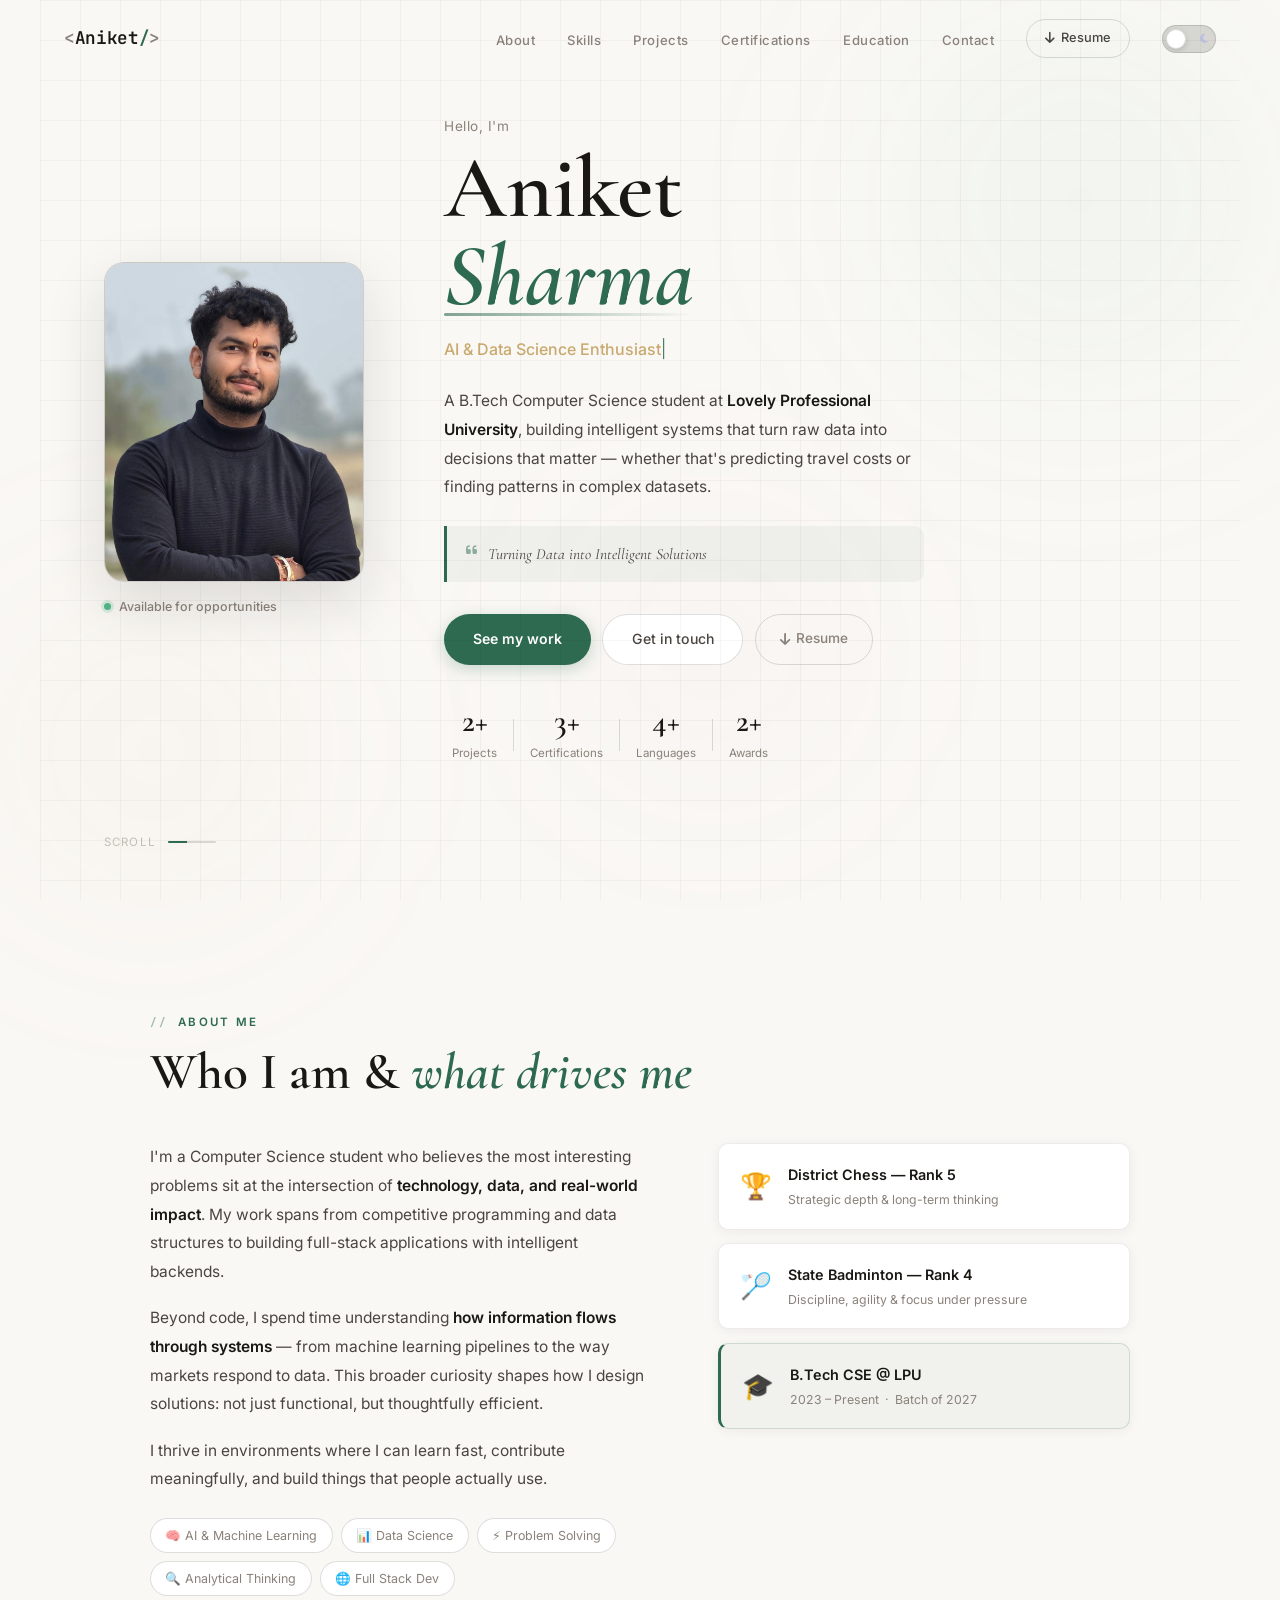
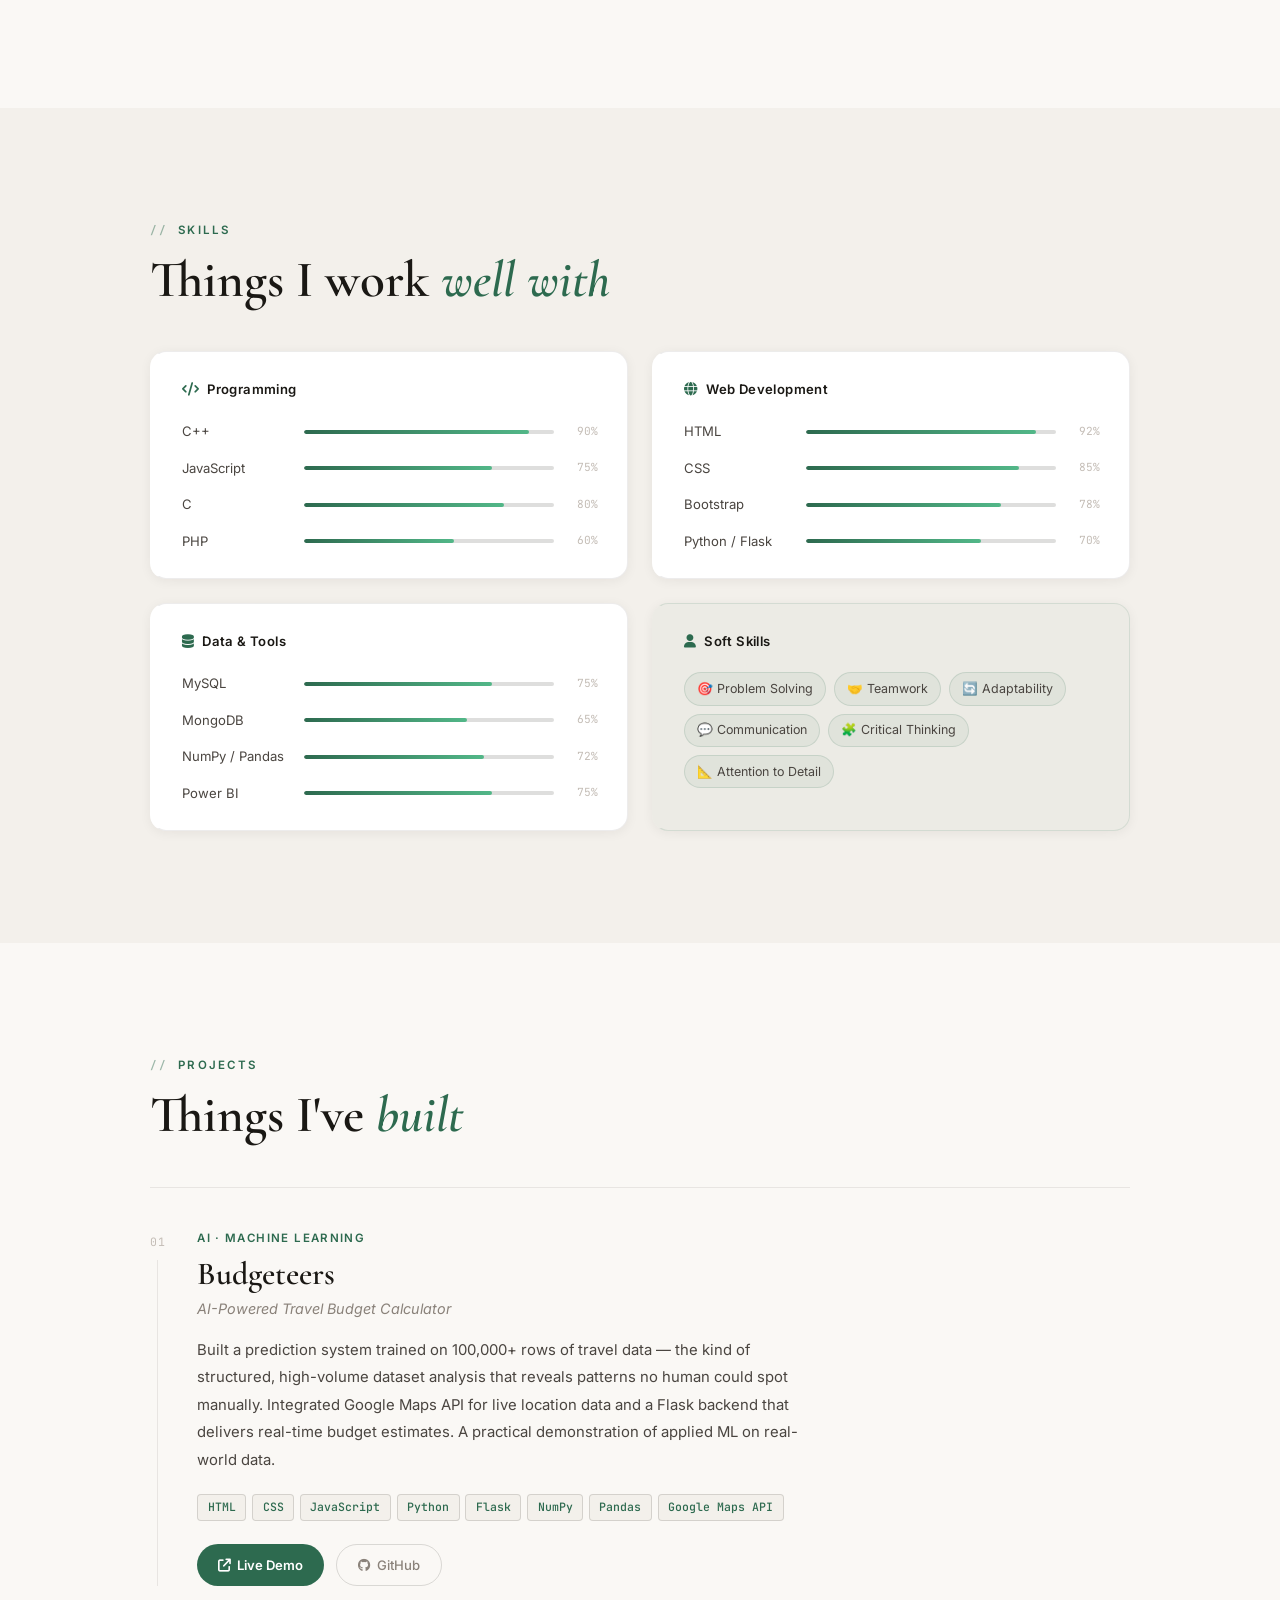
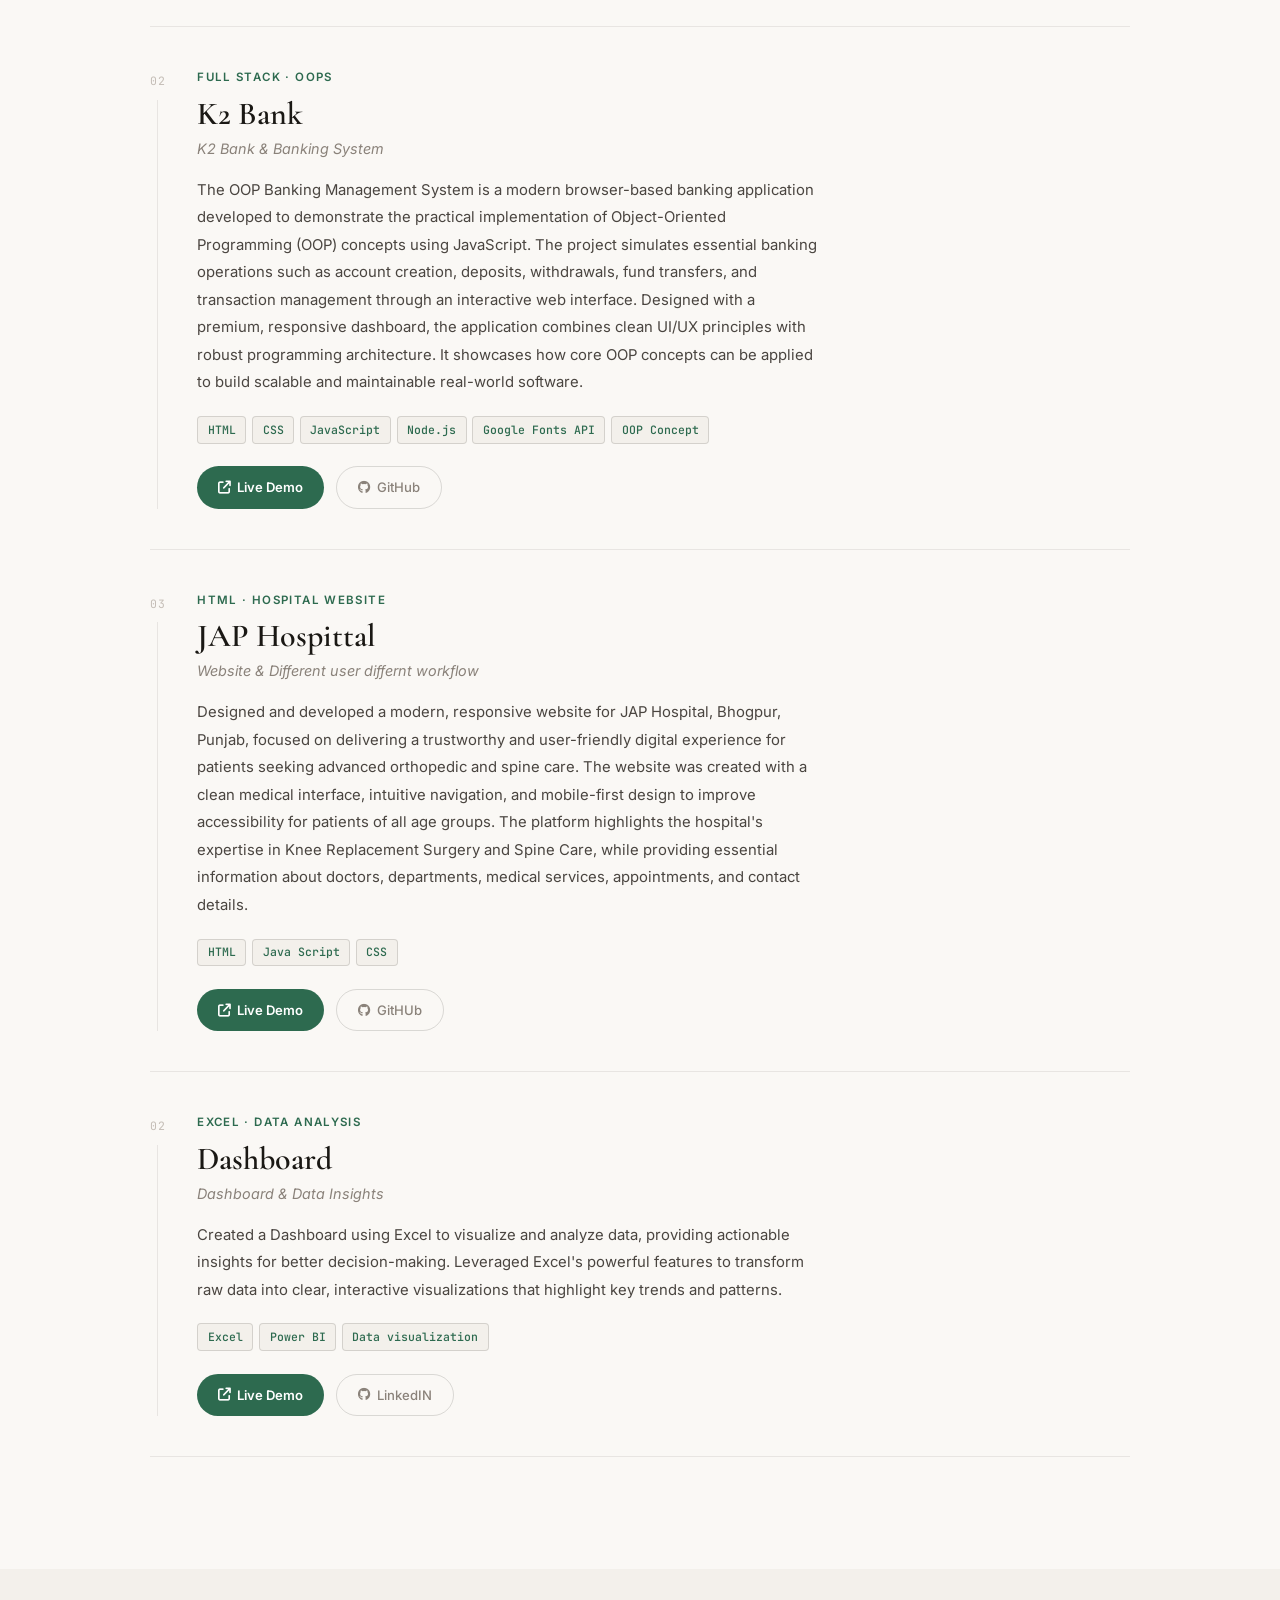
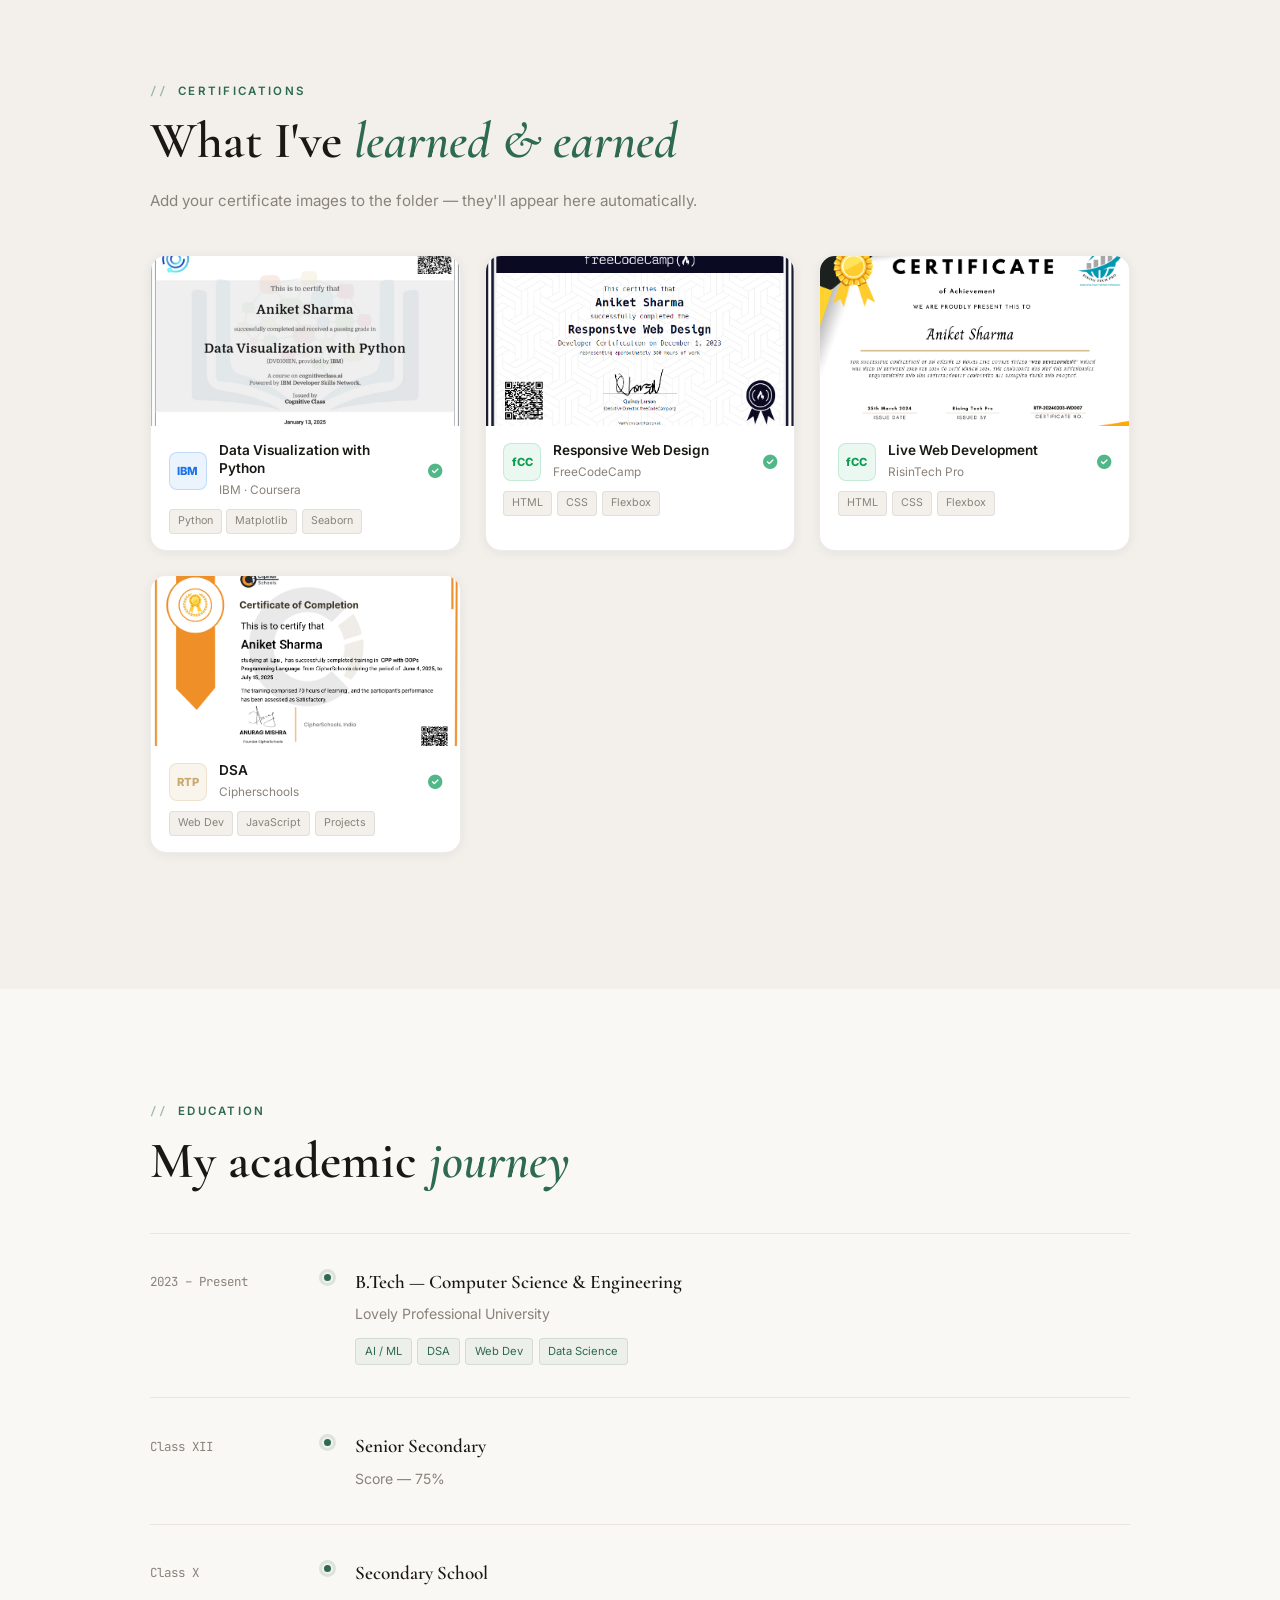
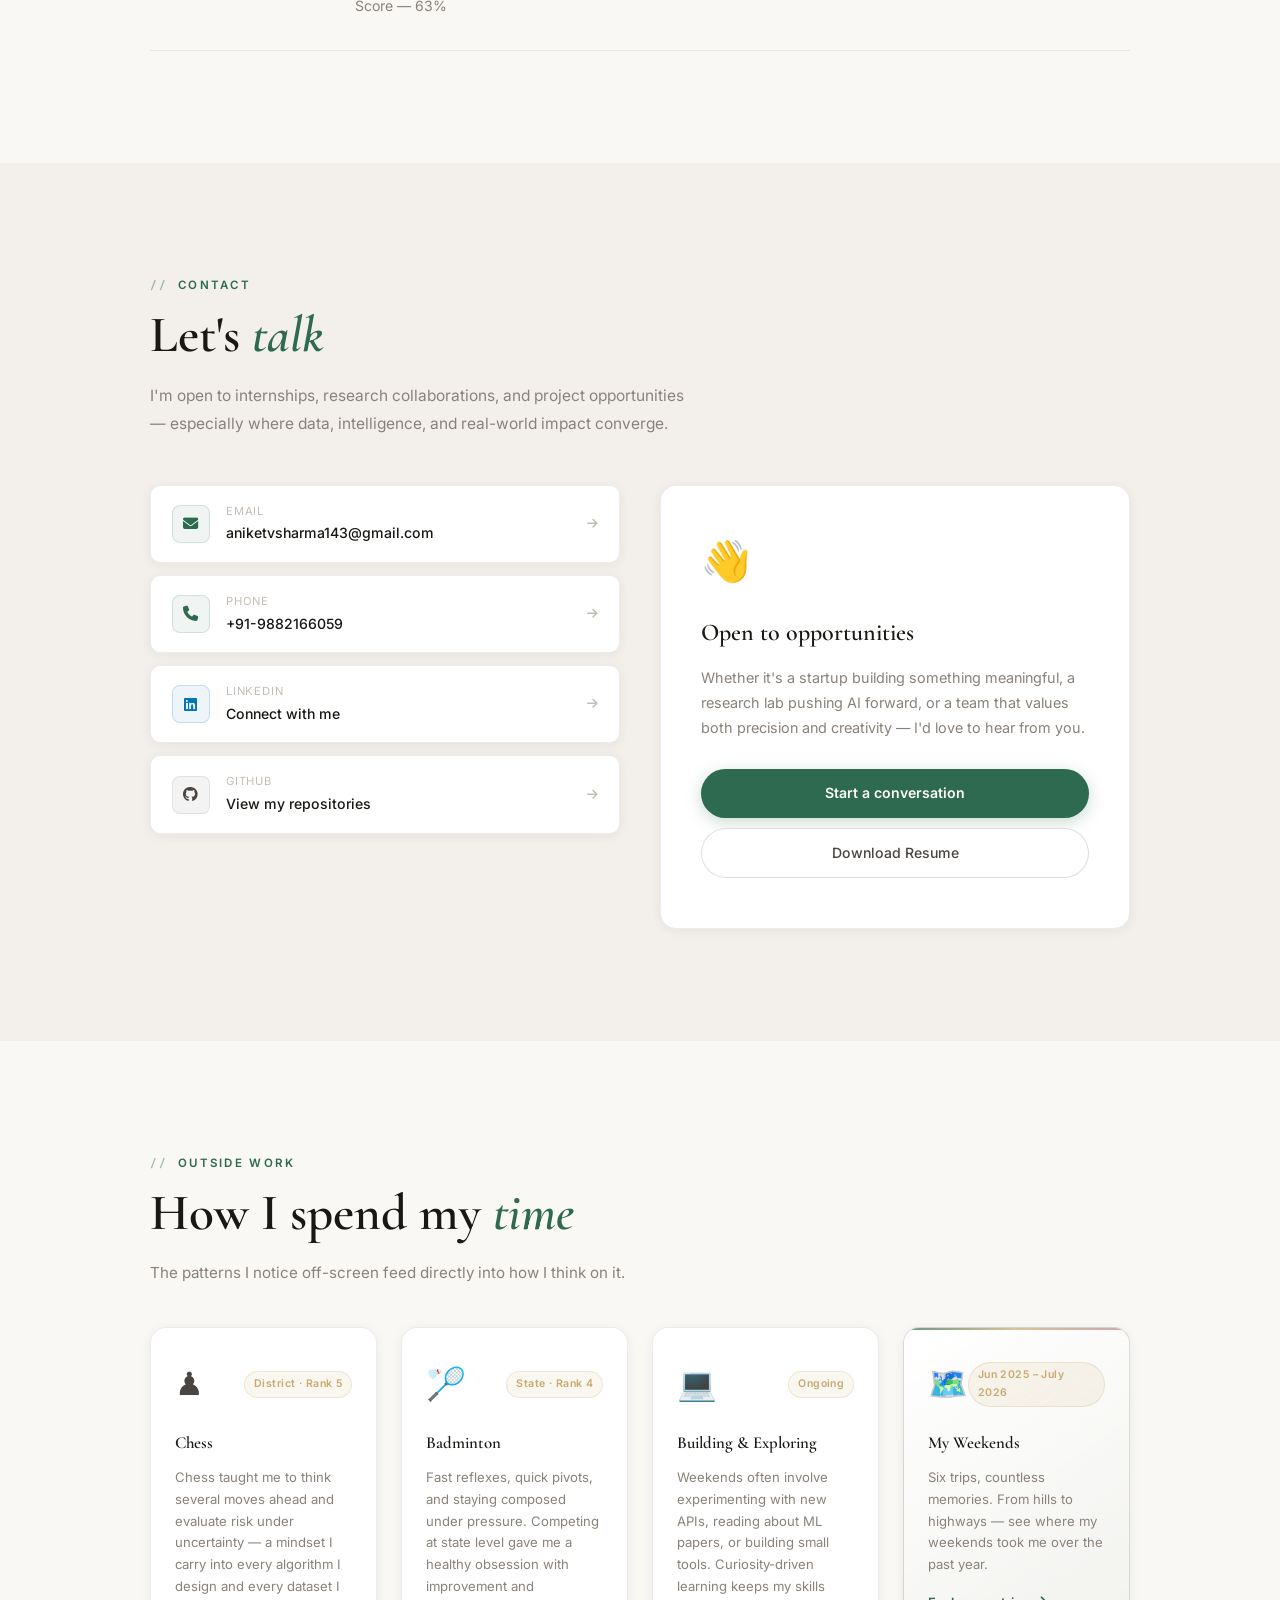
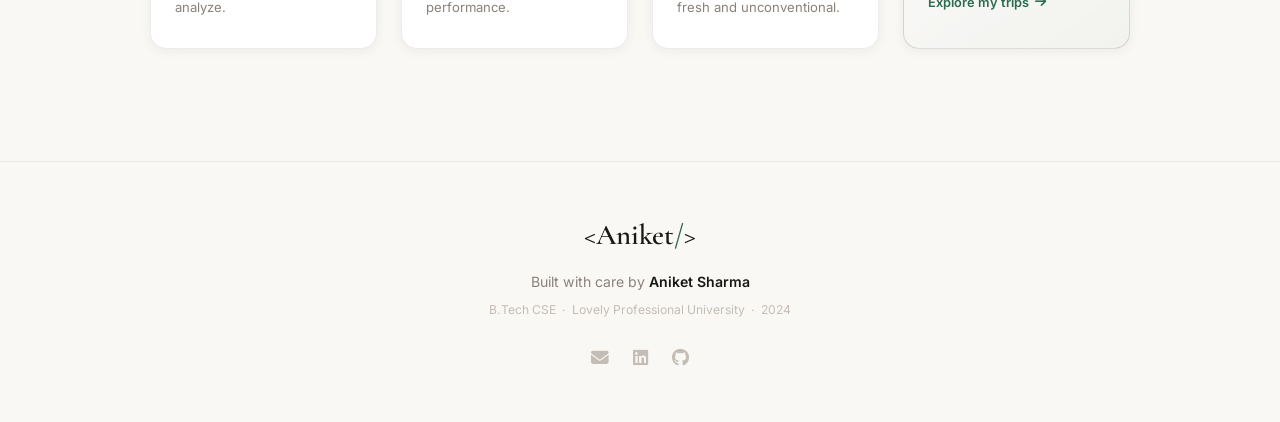
<file: index.html>
<!DOCTYPE html>
<html lang="en">
<head>
  <meta charset="UTF-8"/>
  <meta name="viewport" content="width=device-width, initial-scale=1.0"/>
  <title>Aniket Sharma — AI & Data Science</title>
  <link rel="stylesheet" href="style.css"/>
  <link rel="preconnect" href="https://fonts.googleapis.com">
  <link href="https://fonts.googleapis.com/css2?family=Cormorant+Garamond:ital,wght@0,400;0,500;0,600;1,400;1,500&family=Inter:wght@300;400;500;600&family=JetBrains+Mono:wght@400;500&display=swap" rel="stylesheet">
  <link rel="stylesheet" href="https://cdnjs.cloudflare.com/ajax/libs/font-awesome/6.5.0/css/all.min.css"/>
</head>
<body class="light-mode">

  <!-- Soft background blobs -->
  <div class="blob blob1"></div>
  <div class="blob blob2"></div>
  <div class="blob blob3"></div>

  <!-- NAVBAR -->
  <nav class="navbar" id="navbar">
    <div class="nav-logo"><span class="logo-bracket">&lt;</span>Aniket<span class="logo-dot">/</span><span class="logo-bracket">&gt;</span></div>
    <ul class="nav-links">
      <li><a href="#about">About</a></li>
      <li><a href="#skills">Skills</a></li>
      <li><a href="#projects">Projects</a></li>
      <li><a href="#certifications">Certifications</a></li>
      <li><a href="#education">Education</a></li>
      <li><a href="#contact">Contact</a></li>
    </ul>
    <a href="#" class="resume-btn" download>
      <i class="fas fa-arrow-down"></i> Resume
    </a>
    <button class="theme-toggle" id="themeToggle" aria-label="Toggle dark mode">
      <span class="toggle-track">
        <span class="toggle-icon sun"><i class="fas fa-sun"></i></span>
        <span class="toggle-icon moon"><i class="fas fa-moon"></i></span>
        <span class="toggle-thumb"></span>
      </span>
    </button>
    <button class="hamburger" id="hamburger" aria-label="menu">
      <span></span><span></span><span></span>
    </button>
  </nav>

  <!-- MOBILE MENU -->
  <div class="mobile-menu" id="mobileMenu">
    <button class="mob-close" onclick="closeMobile()">
      <i class="fas fa-times"></i>
    </button>
    <ul>
      <li><a href="#about"          onclick="closeMobile()">About</a></li>
      <li><a href="#skills"         onclick="closeMobile()">Skills</a></li>
      <li><a href="#projects"       onclick="closeMobile()">Projects</a></li>
      <li><a href="#certifications" onclick="closeMobile()">Certifications</a></li>
      <li><a href="#education"      onclick="closeMobile()">Education</a></li>
      <li><a href="#contact"        onclick="closeMobile()">Contact</a></li>
    </ul>
  </div>

  <!-- ════════════════════════════
       HERO
  ════════════════════════════ -->
  <section class="hero" id="home">
    <div class="hero-inner">

      <!-- Photo -->
      <div class="hero-photo-side">
        <div class="photo-frame">
          <img
            src="photo.jpeg"
            alt="Aniket Sharma"
            onerror="this.style.display='none';document.getElementById('photoFb').style.display='flex'"
          />
          <div class="photo-fb" id="photoFb">
            <span class="fb-init">AS</span>
            <span class="fb-note">Place your photo here<br/><code>your-photo.jpg</code></span>
          </div>
        </div>
        <div class="photo-caption">
          <span class="avail-dot"></span> Available for opportunities
        </div>
      </div>

      <!-- Intro text -->
      <div class="hero-text-side">
        <p class="hero-greeting">Hello, I'm</p>
        <h1 class="hero-name">Aniket<br/><em>Sharma</em></h1>
        <div class="hero-role">
          <span id="typingText"></span><span class="cursor">|</span>
        </div>
        <p class="hero-bio">
          A B.Tech Computer Science student at <strong>Lovely Professional University</strong>,
          building intelligent systems that turn raw data into decisions that matter —
          whether that's predicting travel costs or finding patterns in complex datasets.
        </p>
        <div class="hero-quote">
          <i class="fas fa-quote-left q-icon"></i>
          <span>Turning Data into Intelligent Solutions</span>
        </div>
        <div class="hero-actions">
          <a href="#projects" class="btn-main">See my work</a>
          <a href="#contact"  class="btn-soft">Get in touch</a>
          <a href="#" class="btn-resume" download>
            <i class="fas fa-arrow-down"></i> Resume
          </a>
        </div>
        <div class="hero-numbers">
          <div class="hn-item">
            <span class="hn-val" data-target="2">0</span>
            <span class="hn-key">Projects</span>
          </div>
          <div class="hn-sep"></div>
          <div class="hn-item">
            <span class="hn-val" data-target="3">0</span>
            <span class="hn-key">Certifications</span>
          </div>
          <div class="hn-sep"></div>
          <div class="hn-item">
            <span class="hn-val" data-target="4">0</span>
            <span class="hn-key">Languages</span>
          </div>
          <div class="hn-sep"></div>
          <div class="hn-item">
            <span class="hn-val" data-target="2">0</span>
            <span class="hn-key">Awards</span>
          </div>
        </div>
      </div>

    </div>
    <div class="hero-scroll-hint">
      <span>Scroll</span>
      <div class="scroll-track"><div class="scroll-thumb"></div></div>
    </div>
  </section>

  <!-- ════════════════════════════
       ABOUT
  ════════════════════════════ -->
  <section class="section" id="about">
    <div class="container">
      <div class="s-eyebrow">About me</div>
      <h2 class="s-title">Who I am &amp; <em>what drives me</em></h2>
      <div class="about-layout">
        <div class="about-body reveal">
          <p>
            I'm a Computer Science student who believes the most interesting problems sit at
            the intersection of <strong>technology, data, and real-world impact</strong>.
            My work spans from competitive programming and data structures to building
            full-stack applications with intelligent backends.
          </p>
          <p>
            Beyond code, I spend time understanding <strong>how information flows through
            systems</strong> — from machine learning pipelines to the way markets respond
            to data. This broader curiosity shapes how I design solutions:
            not just functional, but thoughtfully efficient.
          </p>
          <p>
            I thrive in environments where I can learn fast, contribute meaningfully,
            and build things that people actually use.
          </p>
          <div class="about-pills">
            <span class="pill">🧠 AI &amp; Machine Learning</span>
            <span class="pill">📊 Data Science</span>
            <span class="pill">⚡ Problem Solving</span>
            <span class="pill">🔍 Analytical Thinking</span>
            <span class="pill">🌐 Full Stack Dev</span>
          </div>
        </div>
        <div class="about-cards reveal">
          <div class="about-card">
            <div class="ac-icon">🏆</div>
            <div class="ac-text">
              <div class="ac-title">District Chess — Rank 5</div>
              <div class="ac-sub">Strategic depth &amp; long-term thinking</div>
            </div>
          </div>
          <div class="about-card">
            <div class="ac-icon">🏸</div>
            <div class="ac-text">
              <div class="ac-title">State Badminton — Rank 4</div>
              <div class="ac-sub">Discipline, agility &amp; focus under pressure</div>
            </div>
          </div>
          <div class="about-card about-card-highlight">
            <div class="ac-icon">🎓</div>
            <div class="ac-text">
              <div class="ac-title">B.Tech CSE @ LPU</div>
              <div class="ac-sub">2023 – Present &nbsp;·&nbsp; Batch of 2027</div>
            </div>
          </div>
        </div>
      </div>
    </div>
  </section>

  <!-- ════════════════════════════
       SKILLS
  ════════════════════════════ -->
  <section class="section section-tinted" id="skills">
    <div class="container">
      <div class="s-eyebrow">Skills</div>
      <h2 class="s-title">Things I work <em>well with</em></h2>
      <div class="skills-layout">

        <div class="skill-block reveal">
          <div class="sb-label"><i class="fas fa-code"></i> Programming</div>
          <div class="skill-rows">
            <div class="sr"><span>C++</span><div class="sr-track"><div class="sr-fill" data-w="90"></div></div><span class="sr-pct">90%</span></div>
            <div class="sr"><span>JavaScript</span><div class="sr-track"><div class="sr-fill" data-w="75"></div></div><span class="sr-pct">75%</span></div>
            <div class="sr"><span>C</span><div class="sr-track"><div class="sr-fill" data-w="80"></div></div><span class="sr-pct">80%</span></div>
            <div class="sr"><span>PHP</span><div class="sr-track"><div class="sr-fill" data-w="60"></div></div><span class="sr-pct">60%</span></div>
          </div>
        </div>

        <div class="skill-block reveal">
          <div class="sb-label"><i class="fas fa-globe"></i> Web Development</div>
          <div class="skill-rows">
            <div class="sr"><span>HTML</span><div class="sr-track"><div class="sr-fill" data-w="92"></div></div><span class="sr-pct">92%</span></div>
            <div class="sr"><span>CSS</span><div class="sr-track"><div class="sr-fill" data-w="85"></div></div><span class="sr-pct">85%</span></div>
            <div class="sr"><span>Bootstrap</span><div class="sr-track"><div class="sr-fill" data-w="78"></div></div><span class="sr-pct">78%</span></div>
            <div class="sr"><span>Python / Flask</span><div class="sr-track"><div class="sr-fill" data-w="70"></div></div><span class="sr-pct">70%</span></div>
          </div>
        </div>

        <div class="skill-block reveal">
          <div class="sb-label"><i class="fas fa-database"></i> Data &amp; Tools</div>
          <div class="skill-rows">
            <div class="sr"><span>MySQL</span><div class="sr-track"><div class="sr-fill" data-w="75"></div></div><span class="sr-pct">75%</span></div>
            <div class="sr"><span>MongoDB</span><div class="sr-track"><div class="sr-fill" data-w="65"></div></div><span class="sr-pct">65%</span></div>
            <div class="sr"><span>NumPy / Pandas</span><div class="sr-track"><div class="sr-fill" data-w="72"></div></div><span class="sr-pct">72%</span></div>
            <div class="sr"><span>Power BI</span><div class="sr-track"><div class="sr-fill" data-w="75"></div></div><span class="sr-pct">75%</span></div>
          </div>
        </div>

        <div class="skill-block skill-block-soft reveal">
          <div class="sb-label"><i class="fas fa-user"></i> Soft Skills</div>
          <div class="soft-grid">
            <span class="soft-item">🎯 Problem Solving</span>
            <span class="soft-item">🤝 Teamwork</span>
            <span class="soft-item">🔄 Adaptability</span>
            <span class="soft-item">💬 Communication</span>
            <span class="soft-item">🧩 Critical Thinking</span>
            <span class="soft-item">📐 Attention to Detail</span>
          </div>
        </div>

      </div>
    </div>
  </section>

  <!-- ════════════════════════════
       PROJECTS
  ════════════════════════════ -->
  <section class="section" id="projects">
    <div class="container">
      <div class="s-eyebrow">Projects</div>
      <h2 class="s-title">Things I've <em>built</em></h2>
      <div class="projects-wrap">

        <article class="project-item reveal">
          <div class="pi-left">
            <div class="pi-number">01</div>
            <div class="pi-line"></div>
          </div>
          <div class="pi-body">
            <div class="pi-tag">AI · Machine Learning</div>
            <h3 class="pi-title">Budgeteers</h3>
            <p class="pi-subtitle">AI-Powered Travel Budget Calculator</p>
            <p class="pi-desc">
              Built a prediction system trained on 100,000+ rows of travel data —
              the kind of structured, high-volume dataset analysis that reveals
              patterns no human could spot manually. Integrated Google Maps API
              for live location data and a Flask backend that delivers real-time budget
              estimates. A practical demonstration of applied ML on real-world data.
            </p>
            <div class="pi-stack">
              <code>HTML</code><code>CSS</code><code>JavaScript</code>
              <code>Python</code><code>Flask</code><code>NumPy</code>
              <code>Pandas</code><code>Google Maps API</code>
            </div>
            <div class="pi-actions">
              <a href="#" class="pa-primary"><i class="fas fa-arrow-up-right-from-square"></i> Live Demo</a>
              <a href="https://github.com/aniketmoney/Budgeteers" class="pa-ghost"><i class="fab fa-github"></i> GitHub</a>
            </div>
          </div>
        </article>

        <article class="project-item reveal">
          <div class="pi-left">
            <div class="pi-number">02</div>
            <div class="pi-line"></div>
          </div>
          <div class="pi-body">
            <div class="pi-tag">Full Stack · OOPS</div>
            <h3 class="pi-title">K2 Bank</h3>
            <p class="pi-subtitle">K2 Bank &amp; Banking System</p>
            <p class="pi-desc">
              The OOP Banking Management System is a modern browser-based banking application developed to demonstrate the practical implementation of Object-Oriented Programming (OOP) concepts using JavaScript. The project simulates essential banking operations such as account creation, deposits, withdrawals, fund transfers, and transaction management through an interactive web interface.
              Designed with a premium, responsive dashboard, the application combines clean UI/UX principles with robust programming architecture. It showcases how core OOP concepts can be applied to build scalable and maintainable real-world software.
             
            </p>
            <div class="pi-stack">
              <code>HTML</code><code>CSS</code><code>JavaScript</code>
              <code>Node.js</code><code>Google Fonts API</code><code>OOP Concept</code>
            </div>
            <div class="pi-actions">
              <a href="https://aniketmoney.github.io/Bankingsystem/" class="pa-primary"><i class="fas fa-arrow-up-right-from-square"></i> Live Demo</a>
              <a href="https://github.com/aniketmoney/Bankingsystem" class="pa-ghost"><i class="fab fa-github"></i> GitHub</a>
            </div>
          </div>
        </article>

         <article class="project-item reveal">
          <div class="pi-left">
            <div class="pi-number">03</div>
            <div class="pi-line"></div>
          </div>
          <div class="pi-body">
            <div class="pi-tag">HTML · Hospital Website</div>
            <h3 class="pi-title">JAP Hospittal</h3>
            <p class="pi-subtitle">Website  &amp; Different user differnt workflow</p>
            <p class="pi-desc">
             Designed and developed a modern, responsive website for JAP Hospital, Bhogpur, Punjab, focused on delivering a trustworthy and user-friendly digital experience for patients seeking advanced orthopedic and spine care. The website was created with a clean medical interface, intuitive navigation, and mobile-first design to improve accessibility for patients of all age groups.

The platform highlights the hospital's expertise in Knee Replacement Surgery and Spine Care, while providing essential information about doctors, departments, medical services, appointments, and contact details.
            </p>
            <div class="pi-stack">
              <code>HTML </code><code>Java Script</code><code>CSS</code>
            </div>
            <div class="pi-actions">
              <a href="https://aniketmoney.github.io/japhospital.in/" class="pa-primary"><i class="fas fa-arrow-up-right-from-square"></i> Live Demo</a>
              <a href="https://github.com/aniketmoney/japhospital.in" class="pa-ghost"><i class="fab fa-github"></i> GitHUb</a>
            </div>
          </div>
        </article>

        <article class="project-item reveal">
          <div class="pi-left">
            <div class="pi-number">02</div>
            <div class="pi-line"></div>
          </div>
          <div class="pi-body">
            <div class="pi-tag">Excel · Data Analysis</div>
            <h3 class="pi-title">Dashboard</h3>
            <p class="pi-subtitle">Dashboard  &amp; Data Insights</p>
            <p class="pi-desc">
              Created a Dashboard using Excel to visualize and analyze data, providing actionable insights for better 
              decision-making. Leveraged Excel's powerful features to transform raw data into clear, interactive visualizations that highlight key trends and patterns.

            </p>
            <div class="pi-stack">
              <code>Excel</code><code>Power BI</code><code>Data visualization</code>
            </div>
            <div class="pi-actions">
              <a href="#" class="pa-primary"><i class="fas fa-arrow-up-right-from-square"></i> Live Demo</a>
              <a href="https://www.linkedin.com/posts/activity-7316839221195853824-SZM3?utm_source=share&utm_medium=member_desktop&rcm=ACoAADfUFT0BmAa7o5C6o8BMND29gLCKoNBaQ-g" class="pa-ghost"><i class="fab fa-github"></i> LinkedIN</a>
            </div>
          </div>
        </article>

      </div>
    </div>
  </section>

  <!-- ════════════════════════════
       CERTIFICATIONS
  ════════════════════════════ -->
  <section class="section section-tinted" id="certifications">
    <div class="container">
      <div class="s-eyebrow">Certifications</div>
      <h2 class="s-title">What I've <em>learned &amp; earned</em></h2>
      <p class="s-sub">Add your certificate images to the folder — they'll appear here automatically.</p>

      <div class="cert-grid">

        <div class="cert-tile reveal">
          <div class="cert-preview">
            <img src="cert1.jpeg" alt="IBM Data Visualization Certificate"
                 onerror="this.style.display='none';this.nextElementSibling.style.display='flex'"/>
            <div class="cert-preview-fb" style="display:none">
              <i class="fas fa-certificate"></i>
              <span>IBM Certificate</span>
              <code>cert1.jpeg</code>
            </div>
            <div class="cert-lens">
              <a href="#"><i class="fas fa-expand"></i> View</a>
            </div>
          </div>
          <div class="cert-meta">
            <div class="cert-org ibm-org">IBM</div>
            <div class="cert-detail">
              <div class="cert-title-t">Data Visualization with Python</div>
              <div class="cert-from">IBM · Coursera</div>
            </div>
            <i class="fas fa-check-circle cert-tick"></i>
          </div>
          <div class="cert-tags"><span>Python</span><span>Matplotlib</span><span>Seaborn</span></div>
        </div>

        <div class="cert-tile reveal">
          <div class="cert-preview">
            <img src="Cert2.PNG" alt="FreeCodeCamp Responsive Web Design"
                 onerror="this.style.display='none';this.nextElementSibling.style.display='flex'"/>
            <div class="cert-preview-fb" style="display:none">
              <i class="fas fa-certificate"></i>
              <span>FreeCodeCamp Certificate</span>
              <code>Cert2.PNG</code>
            </div>
            <div class="cert-lens">
              <a href="#"><i class="fas fa-expand"></i> View</a>
            </div>
          </div>
          <div class="cert-meta">
            <div class="cert-org fcc-org">fCC</div>
            <div class="cert-detail">
              <div class="cert-title-t">Responsive Web Design</div>
              <div class="cert-from">FreeCodeCamp</div>
            </div>
            <i class="fas fa-check-circle cert-tick"></i>
          </div>
          <div class="cert-tags"><span>HTML</span><span>CSS</span><span>Flexbox</span></div>
        </div>
        <div class="cert-tile reveal">
          <div class="cert-preview">
            <img src="Cert3.png" alt="FreeCodeCamp Responsive Web Design"
                 onerror="this.style.display='none';this.nextElementSibling.style.display='flex'"/>
            <div class="cert-preview-fb" style="display:none">
              <i class="fas fa-certificate"></i>
              <span>RisinTech Pro Certificate</span>
              <code>Cert3.png</code>
            </div>
            <div class="cert-lens">
              <a href="#"><i class="fas fa-expand"></i> View</a>
            </div>
          </div>
          <div class="cert-meta">
            <div class="cert-org fcc-org">fCC</div>
            <div class="cert-detail">
              <div class="cert-title-t">Live Web Development</div>
              <div class="cert-from">RisinTech Pro</div>
            </div>
            <i class="fas fa-check-circle cert-tick"></i>
          </div>
          <div class="cert-tags"><span>HTML</span><span>CSS</span><span>Flexbox</span></div>
        </div>

        <div class="cert-tile reveal">
          <div class="cert-preview">
            <img src="Cert4.png" alt="RisingTechPro Live Web Development"
                 onerror="this.style.display='none';this.nextElementSibling.style.display='flex'"/>
            <div class="cert-preview-fb" style="display:none">
              <i class="fas fa-certificate"></i>
              <span>CipherSchools</span>
              <code>Cert4.png</code>
            </div>
            <div class="cert-lens">
              <a href="#"><i class="fas fa-expand"></i> View</a>
            </div>
          </div>
          <div class="cert-meta">
            <div class="cert-org rtp-org">RTP</div>
            <div class="cert-detail">
              <div class="cert-title-t">DSA</div>
              <div class="cert-from">Cipherschools</div>
            </div>
            <i class="fas fa-check-circle cert-tick"></i>
          </div>
          <div class="cert-tags"><span>Web Dev</span><span>JavaScript</span><span>Projects</span></div>
        </div>

      </div>
    </div>
  </section>

  <!-- ════════════════════════════
       EDUCATION
  ════════════════════════════ -->
  <section class="section" id="education">
    <div class="container">
      <div class="s-eyebrow">Education</div>
      <h2 class="s-title">My academic <em>journey</em></h2>
      <div class="edu-list">
        <div class="edu-row reveal">
          <div class="er-year">2023 – Present</div>
          <div class="er-dot"></div>
          <div class="er-body">
            <div class="er-degree">B.Tech — Computer Science &amp; Engineering</div>
            <div class="er-school">Lovely Professional University</div>
            <div class="er-pills"><span>AI / ML</span><span>DSA</span><span>Web Dev</span><span>Data Science</span></div>
          </div>
        </div>
        <div class="edu-row reveal">
          <div class="er-year">Class XII</div>
          <div class="er-dot"></div>
          <div class="er-body">
            <div class="er-degree">Senior Secondary</div>
            <div class="er-school">Score — 75%</div>
          </div>
        </div>
        <div class="edu-row reveal">
          <div class="er-year">Class X</div>
          <div class="er-dot"></div>
          <div class="er-body">
            <div class="er-degree">Secondary School</div>
            <div class="er-school">Score — 63%</div>
          </div>
        </div>
      </div>
    </div>
  </section>

  <!-- ════════════════════════════
       CONTACT
  ════════════════════════════ -->
  <section class="section section-tinted" id="contact">
    <div class="container">
      <div class="s-eyebrow">Contact</div>
      <h2 class="s-title">Let's <em>talk</em></h2>
      <p class="contact-note">
        I'm open to internships, research collaborations, and project opportunities —
        especially where data, intelligence, and real-world impact converge.
      </p>
      <div class="contact-layout">
        <div class="contact-links reveal">
          <a href="mailto:aniketvsharma143@gmail.com" class="cl-item">
            <div class="cl-icon"><i class="fas fa-envelope"></i></div>
            <div class="cl-info">
              <div class="cl-label">Email</div>
              <div class="cl-val">aniketvsharma143@gmail.com</div>
            </div>
            <i class="fas fa-arrow-right cl-arrow"></i>
          </a>
          <a href="tel:+919882166059" class="cl-item">
            <div class="cl-icon"><i class="fas fa-phone"></i></div>
            <div class="cl-info">
              <div class="cl-label">Phone</div>
              <div class="cl-val">+91-9882166059</div>
            </div>
            <i class="fas fa-arrow-right cl-arrow"></i>
          </a>
          <a href="https://www.linkedin.com/in/aniket-sharma-591820221/?skipRedirect=true" target="_blank" class="cl-item">
            <div class="cl-icon cl-li"><i class="fab fa-linkedin"></i></div>
            <div class="cl-info">
              <div class="cl-label">LinkedIn</div>
              <div class="cl-val">Connect with me</div>
            </div>
            <i class="fas fa-arrow-right cl-arrow"></i>
          </a>
          <a href="https://github.com/aniketmoney" target="_blank" class="cl-item">
            <div class="cl-icon cl-gh"><i class="fab fa-github"></i></div>
            <div class="cl-info">
              <div class="cl-label">GitHub</div>
              <div class="cl-val">View my repositories</div>
            </div>
            <i class="fas fa-arrow-right cl-arrow"></i>
          </a>
        </div>
        <div class="contact-card reveal">
          <div class="cc-inner">
            <div class="cc-wave">👋</div>
            <h3>Open to opportunities</h3>
            <p>Whether it's a startup building something meaningful, a research lab pushing AI forward, or a team that values both precision and creativity — I'd love to hear from you.</p>
            <a href="mailto:aniketvsharma143@gmail.com" class="btn-main cc-btn">Start a conversation</a>
            <a href="#" class="btn-soft cc-btn" download>Download Resume</a>
          </div>
        </div>
      </div>
    </div>
  </section>

  <!-- ════════════════════════════
       HOBBIES
  ════════════════════════════ -->
  <section class="section" id="hobbies">
    <div class="container">
      <div class="s-eyebrow">Outside work</div>
      <h2 class="s-title">How I spend my <em>time</em></h2>
      <p class="s-sub">The patterns I notice off-screen feed directly into how I think on it.</p>
      <div class="hobbies-layout">

        <div class="hob-card reveal">
          <div class="hob-top">
            <span class="hob-emoji">♟️</span>
            <span class="hob-rank">District · Rank 5</span>
          </div>
          <h4 class="hob-name">Chess</h4>
          <p class="hob-text">Chess taught me to think several moves ahead and evaluate risk under uncertainty — a mindset I carry into every algorithm I design and every dataset I analyze.</p>
        </div>

        <div class="hob-card reveal">
          <div class="hob-top">
            <span class="hob-emoji">🏸</span>
            <span class="hob-rank">State · Rank 4</span>
          </div>
          <h4 class="hob-name">Badminton</h4>
          <p class="hob-text">Fast reflexes, quick pivots, and staying composed under pressure. Competing at state level gave me a healthy obsession with improvement and performance.</p>
        </div>

        <div class="hob-card reveal">
          <div class="hob-top">
            <span class="hob-emoji">💻</span>
            <span class="hob-rank">Ongoing</span>
          </div>
          <h4 class="hob-name">Building &amp; Exploring</h4>
          <p class="hob-text">Weekends often involve experimenting with new APIs, reading about ML papers, or building small tools. Curiosity-driven learning keeps my skills fresh and unconventional.</p>
        </div>

        <div class="hob-card reveal hob-trips-card" onclick="window.open('weekends.html','_blank')" style="cursor:pointer;">
          <div class="hob-top">
            <span class="hob-emoji">🗺️</span>
            <span class="hob-rank trips-rank">Jun 2025 – July 2026</span>
          </div>
          <h4 class="hob-name">My Weekends</h4>
          <p class="hob-text">Six trips, countless memories. From hills to highways — see where my weekends took me over the past year.</p>
          <div class="trips-cta">
            Explore my trips <i class="fas fa-arrow-right"></i>
          </div>
        </div>

      </div>
    </div>
  </section>

  <!-- FOOTER -->
  <footer class="footer">
    <div class="footer-inner">
      <div class="f-logo"><span class="logo-bracket">&lt;</span>Aniket<span class="logo-dot">/</span><span class="logo-bracket">&gt;</span></div>
      <p class="f-line">Built with care by <strong>Aniket Sharma</strong></p>
      <p class="f-sub">B.Tech CSE &nbsp;·&nbsp; Lovely Professional University &nbsp;·&nbsp; 2024</p>
      <div class="f-socials">
        <a href="mailto:aniketvsharma143@gmail.com" aria-label="email"><i class="fas fa-envelope"></i></a>
        <a href="https://www.linkedin.com/in/aniket-sharma-591820221/?skipRedirect=true" target="_blank" aria-label="linkedin"><i class="fab fa-linkedin"></i></a>
        <a href="https://github.com/aniketmoney"   target="_blank" aria-label="github"><i class="fab fa-github"></i></a>
      </div>
    </div>
  </footer>

  <script src="script.js"></script>
</body>
</html>
</file>
<file: style.css>
/* =========================================
   ROOT — Warm, peaceful palette
========================================= */
:root {
  --bg:          #faf8f5;
  --bg-tint:     #f3f0eb;
  --bg-card:     #ffffff;
  --ink:         #1a1814;
  --ink-2:       #4a4540;
  --ink-3:       #8a827a;
  --ink-4:       #c4bdb6;
  --accent:      #2d6a4f;
  --accent-lt:   #52b788;
  --accent-warm: #b5838d;
  --accent-sand: #c9a96e;
  --border:      rgba(26,24,20,0.08);
  --border-med:  rgba(26,24,20,0.14);
  --shadow-sm:   0 2px 12px rgba(26,24,20,0.06);
  --shadow-md:   0 8px 32px rgba(26,24,20,0.10);
  --shadow-lg:   0 20px 60px rgba(26,24,20,0.13);
  --radius:      16px;
  --radius-sm:   10px;
  --tr:          0.28s cubic-bezier(0.4,0,0.2,1);
  --serif:       'Cormorant Garamond', Georgia, serif;
  --sans:        'Inter', system-ui, sans-serif;
  --mono:        'JetBrains Mono', monospace;
}
*,*::before,*::after{box-sizing:border-box;margin:0;padding:0}
html{scroll-behavior:smooth}
body{font-family:var(--sans);background:var(--bg);color:var(--ink-2);line-height:1.75;overflow-x:hidden;-webkit-font-smoothing:antialiased}
a{color:inherit;text-decoration:none}
img{max-width:100%;display:block}
strong{color:var(--ink);font-weight:600}

/* Blobs */
.blob{position:fixed;border-radius:50%;filter:blur(90px);pointer-events:none;z-index:0;animation:blobDrift 18s ease-in-out infinite}
.blob1{width:600px;height:600px;background:radial-gradient(circle,rgba(82,183,136,0.07),transparent 70%);top:-100px;right:-100px}
.blob2{width:500px;height:500px;background:radial-gradient(circle,rgba(201,169,110,0.06),transparent 70%);bottom:-100px;left:-100px;animation-delay:-7s}
.blob3{width:400px;height:400px;background:radial-gradient(circle,rgba(181,131,141,0.05),transparent 70%);top:50%;left:40%;animation-delay:-13s}
@keyframes blobDrift{0%,100%{transform:translate(0,0) scale(1)}33%{transform:translate(20px,-20px) scale(1.04)}66%{transform:translate(-16px,16px) scale(0.97)}}

/* NAVBAR */
.navbar{position:fixed;top:0;left:0;right:0;z-index:999;display:flex;align-items:center;gap:2rem;padding:1.2rem 4rem;transition:var(--tr)}
.navbar.scrolled{background:rgba(250,248,245,0.93);backdrop-filter:blur(18px);-webkit-backdrop-filter:blur(18px);border-bottom:1px solid var(--border);padding:.85rem 4rem;box-shadow:var(--shadow-sm)}
.nav-logo{font-family:var(--serif);font-size:1.45rem;font-weight:600;color:var(--ink);margin-right:auto;letter-spacing:.01em}
.logo-dot{color:var(--accent)}
.nav-links{display:flex;gap:2rem;list-style:none}
.nav-links a{font-size:.82rem;font-weight:500;color:var(--ink-3);letter-spacing:.04em;transition:var(--tr)}
.nav-links a:hover,.nav-links a.active{color:var(--accent)}
.resume-btn{display:flex;align-items:center;gap:.4rem;padding:.45rem 1.1rem;border:1px solid var(--border-med);border-radius:50px;font-size:.8rem;font-weight:500;color:var(--ink-2);transition:var(--tr)}
.resume-btn:hover{background:var(--accent);color:#fff;border-color:var(--accent)}
.hamburger{display:none;flex-direction:column;gap:5px;background:none;border:none;cursor:pointer;padding:4px}
.hamburger span{display:block;width:22px;height:2px;background:var(--ink-2);border-radius:2px;transition:var(--tr)}
.mobile-menu{display:none;position:fixed;inset:0;z-index:998;background:var(--bg);flex-direction:column;align-items:center;justify-content:center}
.mobile-menu.open{display:flex}
.mob-close{position:absolute;top:1.5rem;right:2rem;background:none;border:none;cursor:pointer;font-size:1.4rem;color:var(--ink-3)}
.mobile-menu ul{list-style:none;text-align:center}
.mobile-menu ul li{margin:1rem 0}
.mobile-menu ul a{font-family:var(--serif);font-size:2rem;font-weight:500;color:var(--ink);transition:var(--tr)}
.mobile-menu ul a:hover{color:var(--accent)}

/* SECTIONS */
.section{position:relative;z-index:1;padding:7rem 0}
.section-tinted{background:var(--bg-tint)}
.container{max-width:1060px;margin:0 auto;padding:0 2.5rem}
.s-eyebrow{font-size:.72rem;letter-spacing:.2em;text-transform:uppercase;color:var(--accent);font-weight:600;margin-bottom:.6rem}
.s-title{font-family:var(--serif);font-size:clamp(2rem,4.5vw,3.2rem);font-weight:600;line-height:1.2;color:var(--ink);margin-bottom:2.5rem}
.s-title em{color:var(--accent);font-style:italic}
.s-sub{color:var(--ink-3);margin-bottom:2.5rem;font-size:.95rem;margin-top:-1.5rem}

/* HERO */
.hero{min-height:100vh;display:flex;flex-direction:column;justify-content:center;padding:6rem 4rem 3rem;max-width:1200px;margin:0 auto;position:relative;z-index:1}
.hero-inner{display:flex;align-items:center;gap:5rem;flex:1}
.hero-photo-side{flex-shrink:0}
.photo-frame{width:260px;height:320px;border-radius:20px;overflow:hidden;border:1px solid var(--border-med);background:linear-gradient(145deg,#f0ede8,#e8e3dc);box-shadow:var(--shadow-lg);position:relative;transition:var(--tr)}
.photo-frame:hover{transform:translateY(-4px) rotate(0.5deg);box-shadow:0 28px 70px rgba(26,24,20,0.16)}
.photo-frame img{width:100%;height:100%;object-fit:cover;object-position:top center}
.photo-fb{display:flex;flex-direction:column;align-items:center;justify-content:center;height:100%;gap:.6rem;padding:1.5rem;text-align:center}
.fb-init{font-family:var(--serif);font-size:3.5rem;font-weight:600;color:var(--accent);line-height:1}
.fb-note{font-size:.75rem;color:var(--ink-3);line-height:1.5}
.fb-note code{color:var(--accent-sand);font-family:var(--mono);font-size:.7rem}
.photo-caption{display:flex;align-items:center;gap:.5rem;margin-top:.85rem;font-size:.78rem;color:var(--ink-3);font-weight:500}
.avail-dot{width:7px;height:7px;border-radius:50%;background:var(--accent-lt);box-shadow:0 0 0 3px rgba(82,183,136,.2);animation:pulse 2.5s ease infinite}
@keyframes pulse{0%,100%{box-shadow:0 0 0 3px rgba(82,183,136,.2)}50%{box-shadow:0 0 0 6px rgba(82,183,136,.1)}}

.hero-text-side{flex:1}
.hero-greeting{font-size:.85rem;color:var(--ink-3);margin-bottom:.3rem;letter-spacing:.04em}
.hero-name{font-family:var(--serif);font-size:clamp(3rem,7vw,5.5rem);font-weight:600;line-height:1;color:var(--ink);margin-bottom:.9rem}
.hero-name em{color:var(--accent);font-style:italic}
.hero-role{font-size:1rem;color:var(--ink-3);margin-bottom:1.4rem;min-height:1.75rem}
#typingText{color:var(--accent-sand);font-weight:500}
.cursor{color:var(--accent);animation:blink 1s step-end infinite}
@keyframes blink{0%,100%{opacity:1}50%{opacity:0}}
.hero-bio{font-size:.97rem;color:var(--ink-2);line-height:1.85;max-width:500px;margin-bottom:1.5rem}
.hero-quote{display:flex;align-items:flex-start;gap:.6rem;padding:.9rem 1.2rem;background:rgba(45,106,79,.05);border-left:3px solid var(--accent);border-radius:0 var(--radius-sm) var(--radius-sm) 0;margin-bottom:2rem;font-family:var(--serif);font-style:italic;color:var(--ink-2);font-size:.97rem;max-width:480px}
.q-icon{color:var(--accent);opacity:.5;font-size:.8rem;margin-top:.25rem;flex-shrink:0}

.hero-actions{display:flex;flex-wrap:wrap;gap:.7rem;margin-bottom:2.5rem}
.btn-main{display:inline-flex;align-items:center;gap:.4rem;padding:.75rem 1.8rem;border-radius:50px;background:var(--accent);color:#fff;font-size:.88rem;font-weight:600;transition:var(--tr);box-shadow:0 4px 16px rgba(45,106,79,.25)}
.btn-main:hover{background:#235c42;transform:translateY(-2px);box-shadow:0 8px 24px rgba(45,106,79,.3)}
.btn-soft{display:inline-flex;align-items:center;gap:.4rem;padding:.75rem 1.8rem;border-radius:50px;border:1px solid var(--border-med);color:var(--ink-2);font-size:.88rem;font-weight:500;transition:var(--tr);background:var(--bg-card)}
.btn-soft:hover{border-color:var(--accent);color:var(--accent);transform:translateY(-2px)}
.btn-resume{display:inline-flex;align-items:center;gap:.4rem;padding:.75rem 1.5rem;border-radius:50px;border:1px solid var(--border-med);color:var(--ink-3);font-size:.85rem;font-weight:500;transition:var(--tr)}
.btn-resume:hover{color:var(--accent-sand);border-color:var(--accent-sand);transform:translateY(-2px)}

.hero-numbers{display:flex;flex-wrap:wrap;align-items:center;gap:.5rem}
.hn-item{text-align:center;padding:0 .5rem}
.hn-val{font-family:var(--serif);font-size:2rem;font-weight:600;color:var(--ink);display:block;line-height:1}
.hn-key{font-size:.72rem;color:var(--ink-3);margin-top:.15rem}
.hn-sep{width:1px;height:32px;background:var(--border-med)}

.hero-scroll-hint{display:flex;align-items:center;gap:.75rem;margin-top:3rem;font-size:.72rem;letter-spacing:.1em;text-transform:uppercase;color:var(--ink-4)}
.scroll-track{width:48px;height:2px;background:var(--border-med);border-radius:2px;overflow:hidden}
.scroll-thumb{height:100%;width:40%;background:var(--accent);animation:scrollSlide 2s ease-in-out infinite}
@keyframes scrollSlide{0%{transform:translateX(-100%)}100%{transform:translateX(350%)}}

/* ABOUT */
.about-layout{display:grid;grid-template-columns:1.1fr .9fr;gap:4rem;align-items:start}
.about-body p{color:var(--ink-2);margin-bottom:1.1rem;font-size:.97rem;line-height:1.85}
.about-pills{display:flex;flex-wrap:wrap;gap:.5rem;margin-top:1.5rem}
.pill{padding:.35rem .9rem;border-radius:50px;border:1px solid var(--border-med);font-size:.78rem;color:var(--ink-3);background:var(--bg-card);transition:var(--tr)}
.pill:hover{border-color:var(--accent);color:var(--accent)}
.about-cards{display:flex;flex-direction:column;gap:.85rem}
.about-card{display:flex;align-items:center;gap:1rem;padding:1.1rem 1.3rem;background:var(--bg-card);border:1px solid var(--border);border-radius:var(--radius-sm);box-shadow:var(--shadow-sm);transition:var(--tr)}
.about-card:hover{border-color:var(--border-med);box-shadow:var(--shadow-md);transform:translateX(4px)}
.about-card-highlight{background:rgba(45,106,79,.04);border-color:rgba(45,106,79,.18)}
.ac-icon{font-size:1.6rem;flex-shrink:0}
.ac-title{font-weight:600;color:var(--ink);font-size:.9rem}
.ac-sub{font-size:.77rem;color:var(--ink-3);margin-top:.15rem}

/* SKILLS */
.skills-layout{display:grid;grid-template-columns:1fr 1fr;gap:1.5rem}
.skill-block{padding:1.6rem 1.8rem;background:var(--bg-card);border:1px solid var(--border);border-radius:var(--radius);box-shadow:var(--shadow-sm)}
.skill-block-soft{background:rgba(45,106,79,.03);border-color:rgba(45,106,79,.12)}
.sb-label{font-size:.82rem;font-weight:600;color:var(--ink);display:flex;align-items:center;gap:.5rem;margin-bottom:1.2rem;letter-spacing:.03em}
.sb-label i{color:var(--accent);font-size:.85rem}
.skill-rows{display:flex;flex-direction:column;gap:.85rem}
.sr{display:flex;align-items:center;gap:.75rem;font-size:.82rem;color:var(--ink-2)}
.sr>span:first-child{min-width:110px}
.sr-track{flex:1;height:4px;background:var(--border-med);border-radius:2px;overflow:hidden}
.sr-fill{height:100%;width:0;background:linear-gradient(90deg,var(--accent),var(--accent-lt));border-radius:2px;transition:width 1.2s cubic-bezier(.4,0,.2,1)}
.sr-pct{font-family:var(--mono);font-size:.7rem;color:var(--ink-4);min-width:32px;text-align:right}
.soft-grid{display:flex;flex-wrap:wrap;gap:.5rem}
.soft-item{padding:.3rem .75rem;border-radius:50px;background:rgba(45,106,79,.06);border:1px solid rgba(45,106,79,.14);font-size:.78rem;color:var(--ink-2)}

/* PROJECTS */
.projects-wrap{display:flex;flex-direction:column}
.project-item{display:flex;gap:0;padding:2.5rem 0;border-bottom:1px solid var(--border);transition:var(--tr)}
.project-item:first-child{border-top:1px solid var(--border)}
.project-item:hover{background:rgba(45,106,79,.02);padding-left:1rem;border-radius:var(--radius-sm)}
.pi-left{display:flex;flex-direction:column;align-items:center;padding-right:2rem;padding-top:.25rem;flex-shrink:0}
.pi-number{font-family:var(--mono);font-size:.72rem;color:var(--ink-4);margin-bottom:.5rem;letter-spacing:.05em}
.pi-line{flex:1;width:1px;background:var(--border)}
.pi-body{flex:1}
.pi-tag{font-size:.72rem;letter-spacing:.12em;text-transform:uppercase;color:var(--accent);font-weight:600;margin-bottom:.5rem}
.pi-title{font-family:var(--serif);font-size:2rem;font-weight:600;color:var(--ink);line-height:1.1;margin-bottom:.3rem;transition:var(--tr)}
.project-item:hover .pi-title{color:var(--accent)}
.pi-subtitle{font-size:.9rem;color:var(--ink-3);margin-bottom:1rem;font-style:italic}
.pi-desc{font-size:.93rem;color:var(--ink-2);line-height:1.85;margin-bottom:1.2rem;max-width:620px}
.pi-stack{display:flex;flex-wrap:wrap;gap:.35rem;margin-bottom:1.4rem}
.pi-stack code{font-family:var(--mono);font-size:.72rem;padding:.18rem .6rem;border-radius:4px;background:var(--bg-tint);border:1px solid var(--border);color:var(--ink-3)}
.pi-actions{display:flex;gap:.75rem}
.pa-primary{display:inline-flex;align-items:center;gap:.4rem;padding:.55rem 1.3rem;border-radius:50px;background:var(--accent);color:#fff;font-size:.82rem;font-weight:600;transition:var(--tr)}
.pa-primary:hover{background:#235c42;transform:translateY(-2px)}
.pa-ghost{display:inline-flex;align-items:center;gap:.4rem;padding:.55rem 1.3rem;border-radius:50px;border:1px solid var(--border-med);color:var(--ink-3);font-size:.82rem;font-weight:500;transition:var(--tr)}
.pa-ghost:hover{border-color:var(--accent);color:var(--accent);transform:translateY(-2px)}

/* CERTIFICATIONS */
.cert-grid{display:grid;grid-template-columns:repeat(3,1fr);gap:1.5rem;margin-bottom:1.5rem}
.cert-tile{background:var(--bg-card);border:1px solid var(--border);border-radius:var(--radius);overflow:hidden;box-shadow:var(--shadow-sm);transition:var(--tr)}
.cert-tile:hover{box-shadow:var(--shadow-md);transform:translateY(-4px);border-color:var(--border-med)}
.cert-preview{position:relative;height:170px;overflow:hidden;background:linear-gradient(145deg,var(--bg-tint),var(--bg))}
.cert-preview img{width:100%;height:100%;object-fit:cover;transition:var(--tr)}
.cert-tile:hover .cert-preview img{transform:scale(1.04)}
.cert-preview-fb{display:flex;flex-direction:column;align-items:center;justify-content:center;height:100%;gap:.5rem;padding:1rem;text-align:center}
.cert-preview-fb i{font-size:2rem;color:var(--accent-sand);opacity:.5}
.cert-preview-fb span{font-size:.78rem;color:var(--ink-3)}
.cert-preview-fb code{font-family:var(--mono);font-size:.68rem;color:var(--accent-sand)}
.cert-lens{position:absolute;inset:0;background:rgba(26,24,20,.55);display:flex;align-items:center;justify-content:center;opacity:0;transition:var(--tr)}
.cert-tile:hover .cert-lens{opacity:1}
.cert-lens a{display:inline-flex;align-items:center;gap:.4rem;padding:.5rem 1.2rem;border-radius:50px;background:#fff;color:var(--ink);font-size:.8rem;font-weight:600;transition:var(--tr)}
.cert-lens a:hover{background:var(--accent);color:#fff}
.cert-meta{display:flex;align-items:center;gap:.75rem;padding:1rem 1.1rem .5rem}
.cert-org{width:38px;height:38px;border-radius:8px;flex-shrink:0;display:flex;align-items:center;justify-content:center;font-weight:800;font-size:.7rem}
.ibm-org{background:rgba(0,100,220,.08);color:#1a73e8;border:1px solid rgba(0,100,220,.18)}
.fcc-org{background:rgba(0,170,80,.08);color:#0a9e50;border:1px solid rgba(0,170,80,.18)}
.rtp-org{background:rgba(201,169,110,.12);color:var(--accent-sand);border:1px solid rgba(201,169,110,.25)}
.cert-detail{flex:1}
.cert-title-t{font-weight:600;font-size:.85rem;color:var(--ink);line-height:1.3}
.cert-from{font-size:.74rem;color:var(--ink-3);margin-top:.15rem}
.cert-tick{color:var(--accent-lt);font-size:.9rem;flex-shrink:0}
.cert-tags{display:flex;flex-wrap:wrap;gap:.3rem;padding:0 1.1rem 1rem}
.cert-tags span{padding:.15rem .5rem;border-radius:4px;background:var(--bg-tint);border:1px solid var(--border);font-size:.67rem;color:var(--ink-3)}
.cert-note{display:flex;align-items:flex-start;gap:.5rem;padding:1rem 1.2rem;background:rgba(201,169,110,.07);border:1px solid rgba(201,169,110,.18);border-radius:var(--radius-sm);font-size:.8rem;color:var(--ink-3)}
.cert-note i{color:var(--accent-sand);flex-shrink:0;margin-top:.1rem}
.cert-note code{font-family:var(--mono);color:var(--accent-sand);font-size:.74rem}

/* EDUCATION */
.edu-list{display:flex;flex-direction:column}
.edu-row{display:grid;grid-template-columns:140px 1px 1fr;gap:0 2rem;align-items:start;padding:2rem 0;border-bottom:1px solid var(--border);transition:var(--tr)}
.edu-row:first-child{border-top:1px solid var(--border)}
.edu-row:hover{background:rgba(45,106,79,.02);padding-left:.5rem;border-radius:var(--radius-sm)}
.er-year{font-family:var(--mono);font-size:.78rem;color:var(--ink-3);padding-top:.35rem}
.er-dot{width:11px;height:11px;border-radius:50%;background:var(--accent);border:2px solid var(--bg-tint);box-shadow:0 0 0 3px rgba(45,106,79,.15);margin:0 auto;margin-top:.4rem;flex-shrink:0}
.er-degree{font-family:var(--serif);font-size:1.2rem;font-weight:600;color:var(--ink)}
.er-school{font-size:.88rem;color:var(--ink-3);margin-top:.2rem}
.er-pills{display:flex;flex-wrap:wrap;gap:.35rem;margin-top:.7rem}
.er-pills span{padding:.18rem .55rem;border-radius:4px;background:rgba(45,106,79,.06);border:1px solid rgba(45,106,79,.14);font-size:.7rem;color:var(--accent)}

/* CONTACT */
.contact-note{color:var(--ink-3);max-width:540px;margin-bottom:3rem;font-size:.97rem;margin-top:-1.5rem}
.contact-layout{display:grid;grid-template-columns:1fr 1fr;gap:2.5rem;align-items:start}
.contact-links{display:flex;flex-direction:column;gap:.75rem}
.cl-item{display:flex;align-items:center;gap:1rem;padding:1rem 1.3rem;background:var(--bg-card);border:1px solid var(--border);border-radius:var(--radius-sm);box-shadow:var(--shadow-sm);transition:var(--tr)}
.cl-item:hover{border-color:var(--border-med);box-shadow:var(--shadow-md);transform:translateX(5px)}
.cl-icon{width:38px;height:38px;border-radius:8px;flex-shrink:0;background:rgba(45,106,79,.07);border:1px solid rgba(45,106,79,.15);display:flex;align-items:center;justify-content:center;color:var(--accent);font-size:.95rem}
.cl-li{background:rgba(0,119,181,.07);border-color:rgba(0,119,181,.18);color:#0077b5}
.cl-gh{background:rgba(26,24,20,.05);border-color:var(--border);color:var(--ink-2)}
.cl-label{font-size:.7rem;text-transform:uppercase;letter-spacing:.08em;color:var(--ink-4)}
.cl-val{font-size:.88rem;color:var(--ink);font-weight:500}
.cl-arrow{margin-left:auto;color:var(--ink-4);font-size:.75rem;transition:var(--tr)}
.cl-item:hover .cl-arrow{color:var(--accent);transform:translateX(3px)}
.contact-card{background:var(--bg-card);border:1px solid var(--border);border-radius:var(--radius);box-shadow:var(--shadow-sm);overflow:hidden}
.cc-inner{padding:2.5rem}
.cc-wave{font-size:2.5rem;margin-bottom:1rem}
.contact-card h3{font-family:var(--serif);font-size:1.5rem;font-weight:600;color:var(--ink);margin-bottom:.7rem}
.contact-card p{font-size:.9rem;color:var(--ink-3);line-height:1.75;margin-bottom:1.8rem}
.cc-btn{display:block;margin-bottom:.6rem;text-align:center}

/* HOBBIES */
.hobbies-intro{color:var(--ink-3);margin-bottom:2.5rem;font-size:.97rem;max-width:580px;margin-top:-1.5rem}
.hobbies-layout{display:grid;grid-template-columns:repeat(4,1fr);gap:1.5rem}
.hob-card{padding:1.8rem 1.5rem;background:var(--bg-card);border:1px solid var(--border);border-radius:var(--radius);box-shadow:var(--shadow-sm);transition:var(--tr)}
.hob-card:hover{box-shadow:var(--shadow-md);transform:translateY(-5px);border-color:var(--border-med)}
.hob-top{display:flex;align-items:center;justify-content:space-between;margin-bottom:1rem}
.hob-emoji{font-size:2rem}
.hob-rank{font-size:.66rem;font-weight:600;padding:.2rem .55rem;border-radius:50px;background:rgba(201,169,110,.1);border:1px solid rgba(201,169,110,.22);color:var(--accent-sand);letter-spacing:.04em}
.hob-name{font-family:var(--serif);font-weight:600;font-size:1.05rem;color:var(--ink);margin-bottom:.6rem}
.hob-text{font-size:.82rem;color:var(--ink-3);line-height:1.65}
.hob-text em{color:var(--accent);font-style:italic}

/* FOOTER */
.footer{position:relative;z-index:1;border-top:1px solid var(--border);padding:3rem 2rem;text-align:center;background:var(--bg)}
.f-logo{font-family:var(--serif);font-size:1.8rem;font-weight:600;color:var(--ink);margin-bottom:.6rem}
.f-line{color:var(--ink-3);font-size:.88rem}
.f-sub{font-size:.76rem;color:var(--ink-4);margin-top:.3rem}
.f-socials{display:flex;justify-content:center;gap:1.5rem;margin-top:1.4rem}
.f-socials a{color:var(--ink-4);font-size:1.1rem;transition:var(--tr)}
.f-socials a:hover{color:var(--accent);transform:translateY(-2px)}

/* REVEAL */
.reveal{opacity:0;transform:translateY(24px);transition:opacity .65s ease,transform .65s ease}
.reveal.visible{opacity:1;transform:translateY(0)}

/* RESPONSIVE */
@media(max-width:1060px){
  .navbar{padding:1rem 2rem}
  .navbar.scrolled{padding:.75rem 2rem}
  .hero{padding:6rem 2rem 3rem}
  .hero-inner{gap:3rem}
}
@media(max-width:860px){
  .hero-inner{flex-direction:column;text-align:center}
  .hero-quote{text-align:left}
  .hero-actions{justify-content:center}
  .hero-numbers{justify-content:center}
  .photo-frame{width:220px;height:270px}
  .about-layout,.contact-layout{grid-template-columns:1fr}
  .skills-layout{grid-template-columns:1fr}
  .cert-grid{grid-template-columns:1fr}
  .hobbies-layout{grid-template-columns:1fr 1fr}
}
@media(max-width:640px){
  .nav-links,.resume-btn{display:none}
  .hamburger{display:flex}
  .section{padding:4.5rem 0}
  .hero-name{font-size:3rem}
  .hobbies-layout{grid-template-columns:1fr}
  .edu-row{grid-template-columns:90px 1px 1fr;gap:0 1rem}
}

/* =========================================
   DARK MODE VARIABLES
========================================= */
body.dark-mode {
  --bg:         #0f1117;
  --bg-tint:    #161b27;
  --bg-card:    #1a2030;
  --ink:        #e8eaf0;
  --ink-2:      #a8b0c8;
  --ink-3:      #5a6480;
  --ink-4:      #2e3550;
  --accent:     #4ade9a;
  --accent-lt:  #22c55e;
  --accent-warm:#e879a0;
  --accent-sand:#f0b942;
  --border:     rgba(255,255,255,0.07);
  --border-med: rgba(255,255,255,0.13);
  --shadow-sm:  0 2px 12px rgba(0,0,0,0.35);
  --shadow-md:  0 8px 32px rgba(0,0,0,0.5);
  --shadow-lg:  0 20px 60px rgba(0,0,0,0.65);
}
body.dark-mode .navbar.scrolled {
  background: rgba(15,17,23,0.92);
}
body.dark-mode .mobile-menu { background: var(--bg); }
body.dark-mode .footer { background: var(--bg); }
body.dark-mode .blob1 { background: radial-gradient(circle,rgba(74,222,154,0.06),transparent 70%); }
body.dark-mode .blob2 { background: radial-gradient(circle,rgba(240,185,66,0.05),transparent 70%); }
body.dark-mode .blob3 { background: radial-gradient(circle,rgba(232,121,160,0.04),transparent 70%); }

/* =========================================
   DARK MODE TOGGLE BUTTON
========================================= */
.theme-toggle {
  background: none; border: none; cursor: pointer;
  padding: 0; display: flex; align-items: center;
}
.toggle-track {
  position: relative; width: 54px; height: 28px;
  background: var(--border-med);
  border: 1px solid var(--border-med);
  border-radius: 50px;
  display: flex; align-items: center;
  transition: background 0.3s ease;
  overflow: hidden;
}
body.dark-mode .toggle-track {
  background: rgba(74,222,154,0.15);
  border-color: rgba(74,222,154,0.3);
}
.toggle-icon {
  position: absolute; top: 50%; transform: translateY(-50%);
  font-size: 0.65rem; transition: opacity 0.3s ease;
  z-index: 1;
}
.toggle-icon.sun { left: 7px; color: var(--accent-sand); }
.toggle-icon.moon { right: 7px; color: #818cf8; }
body.light-mode .toggle-icon.moon { opacity: 0.3; }
body.dark-mode .toggle-icon.sun { opacity: 0.3; }
.toggle-thumb {
  position: absolute; top: 3px; left: 3px;
  width: 20px; height: 20px; border-radius: 50%;
  background: var(--bg-card);
  border: 1px solid var(--border-med);
  box-shadow: 0 2px 6px rgba(0,0,0,0.15);
  transition: transform 0.3s cubic-bezier(0.4,0,0.2,1), background 0.3s ease;
  z-index: 2;
}
body.dark-mode .toggle-thumb {
  transform: translateX(26px);
  background: var(--accent);
  border-color: var(--accent);
}

/* =========================================
   CS-STUDENT VISUAL UPGRADES (50% intensity)
========================================= */

/* Subtle code-bracket decoration on section labels */
.s-eyebrow::before { content: '// '; opacity: 0.45; font-family: var(--mono); font-size: 0.68rem; }

/* Terminal-style underline on hero name */
.hero-name em {
  position: relative;
  display: inline-block;
}
.hero-name em::after {
  content: '';
  position: absolute; bottom: 4px; left: 0; right: 0;
  height: 3px;
  background: linear-gradient(90deg, var(--accent), transparent);
  border-radius: 2px;
  opacity: 0.6;
}

/* Dot-matrix subtle background on tinted sections */
.section-tinted {
  background-image:
    var(--bg-tint) radial-gradient,
    radial-gradient(circle, var(--border) 1px, transparent 1px);
  background-size: 100%, 28px 28px;
  background-color: var(--bg-tint);
}

/* Skill block gets a faint left-accent border */
.skill-block {
  border-left: 3px solid transparent;
  transition: border-color var(--tr), box-shadow var(--tr), transform var(--tr);
}
.skill-block:hover {
  border-left-color: var(--accent);
  transform: translateY(-3px);
}

/* Code tag style for stack items — more monospace terminal feel */
.pi-stack code {
  background: var(--bg-tint);
  border: 1px solid var(--border-med);
  color: var(--accent);
  font-weight: 500;
}
body.dark-mode .pi-stack code {
  background: rgba(74,222,154,0.07);
  border-color: rgba(74,222,154,0.18);
}

/* About pills with a subtle glow on hover */
.pill:hover {
  box-shadow: 0 0 12px rgba(45,106,79,0.15);
}
body.dark-mode .pill:hover {
  box-shadow: 0 0 14px rgba(74,222,154,0.2);
}

/* Project number gets a terminal-green tint in dark mode */
body.dark-mode .pi-number { color: rgba(74,222,154,0.2); }

/* Nav logo gets monospace feel */
.nav-logo { font-family: var(--mono); font-size: 1.1rem; letter-spacing: -0.02em; }
.nav-logo .logo-bracket { color: var(--ink-3); }

/* Cursor blink on hero — slightly thicker */
.cursor { font-weight: 300; font-size: 1.1em; }

/* Soft grid overlay on hero section */
.hero::before {
  content: '';
  position: absolute; inset: 0; z-index: 0; pointer-events: none;
  background-image:
    linear-gradient(var(--border) 1px, transparent 1px),
    linear-gradient(90deg, var(--border) 1px, transparent 1px);
  background-size: 40px 40px;
  opacity: 0.45;
}

/* Cert tile gets a tiny shimmer accent top border on hover */
.cert-tile:hover {
  border-top: 2px solid var(--accent);
}
body.dark-mode .cert-tile {
  background: var(--bg-card);
}

/* About cards get a tiny left stripe */
.about-card-highlight {
  border-left: 3px solid var(--accent);
}

/* Education dot pulse */
.er-dot {
  animation: dotPulse 3s ease infinite;
}
.er-dot:not(:first-of-type) { animation-delay: -1s; }
@keyframes dotPulse {
  0%,100% { box-shadow: 0 0 0 3px rgba(45,106,79,0.15); }
  50%      { box-shadow: 0 0 0 6px rgba(45,106,79,0.08); }
}
body.dark-mode .er-dot {
  background: var(--accent);
  box-shadow: 0 0 8px rgba(74,222,154,0.4);
}
@keyframes dotPulseDark {
  0%,100% { box-shadow: 0 0 0 4px rgba(74,222,154,0.15); }
  50%      { box-shadow: 0 0 0 8px rgba(74,222,154,0.06); }
}

/* Photo frame gets a gentle gradient border in dark mode */
body.dark-mode .photo-frame {
  border-color: rgba(74,222,154,0.2);
  background: linear-gradient(145deg, #1e2535, #161b27);
}

/* Scroll thumb accent */
.scroll-thumb { background: var(--accent); }

/* =========================================
   WEEKEND TRIPS HOBBY CARD
========================================= */
.hob-trips-card {
  border: 1px solid var(--border-med);
  background: linear-gradient(145deg, var(--bg-card), rgba(45,106,79,0.04));
  position: relative;
  overflow: hidden;
}
.hob-trips-card::before {
  content: '';
  position: absolute; top: 0; left: 0; right: 0; height: 2px;
  background: linear-gradient(90deg, var(--accent), var(--accent-sand), var(--accent-warm));
  opacity: 0.7;
}
.hob-trips-card:hover {
  border-color: var(--accent);
  box-shadow: var(--shadow-md);
  transform: translateY(-6px);
}
.trips-rank {
  background: rgba(201,169,110,0.12) !important;
  border-color: rgba(201,169,110,0.25) !important;
  color: var(--accent-sand) !important;
}
.trips-cta {
  display: inline-flex; align-items: center; gap: 0.4rem;
  margin-top: 1rem;
  font-size: 0.8rem; font-weight: 600;
  color: var(--accent);
  transition: gap var(--tr);
}
.hob-trips-card:hover .trips-cta { gap: 0.7rem; }
body.dark-mode .hob-trips-card {
  background: linear-gradient(145deg, var(--bg-card), rgba(74,222,154,0.04));
}
</file>
